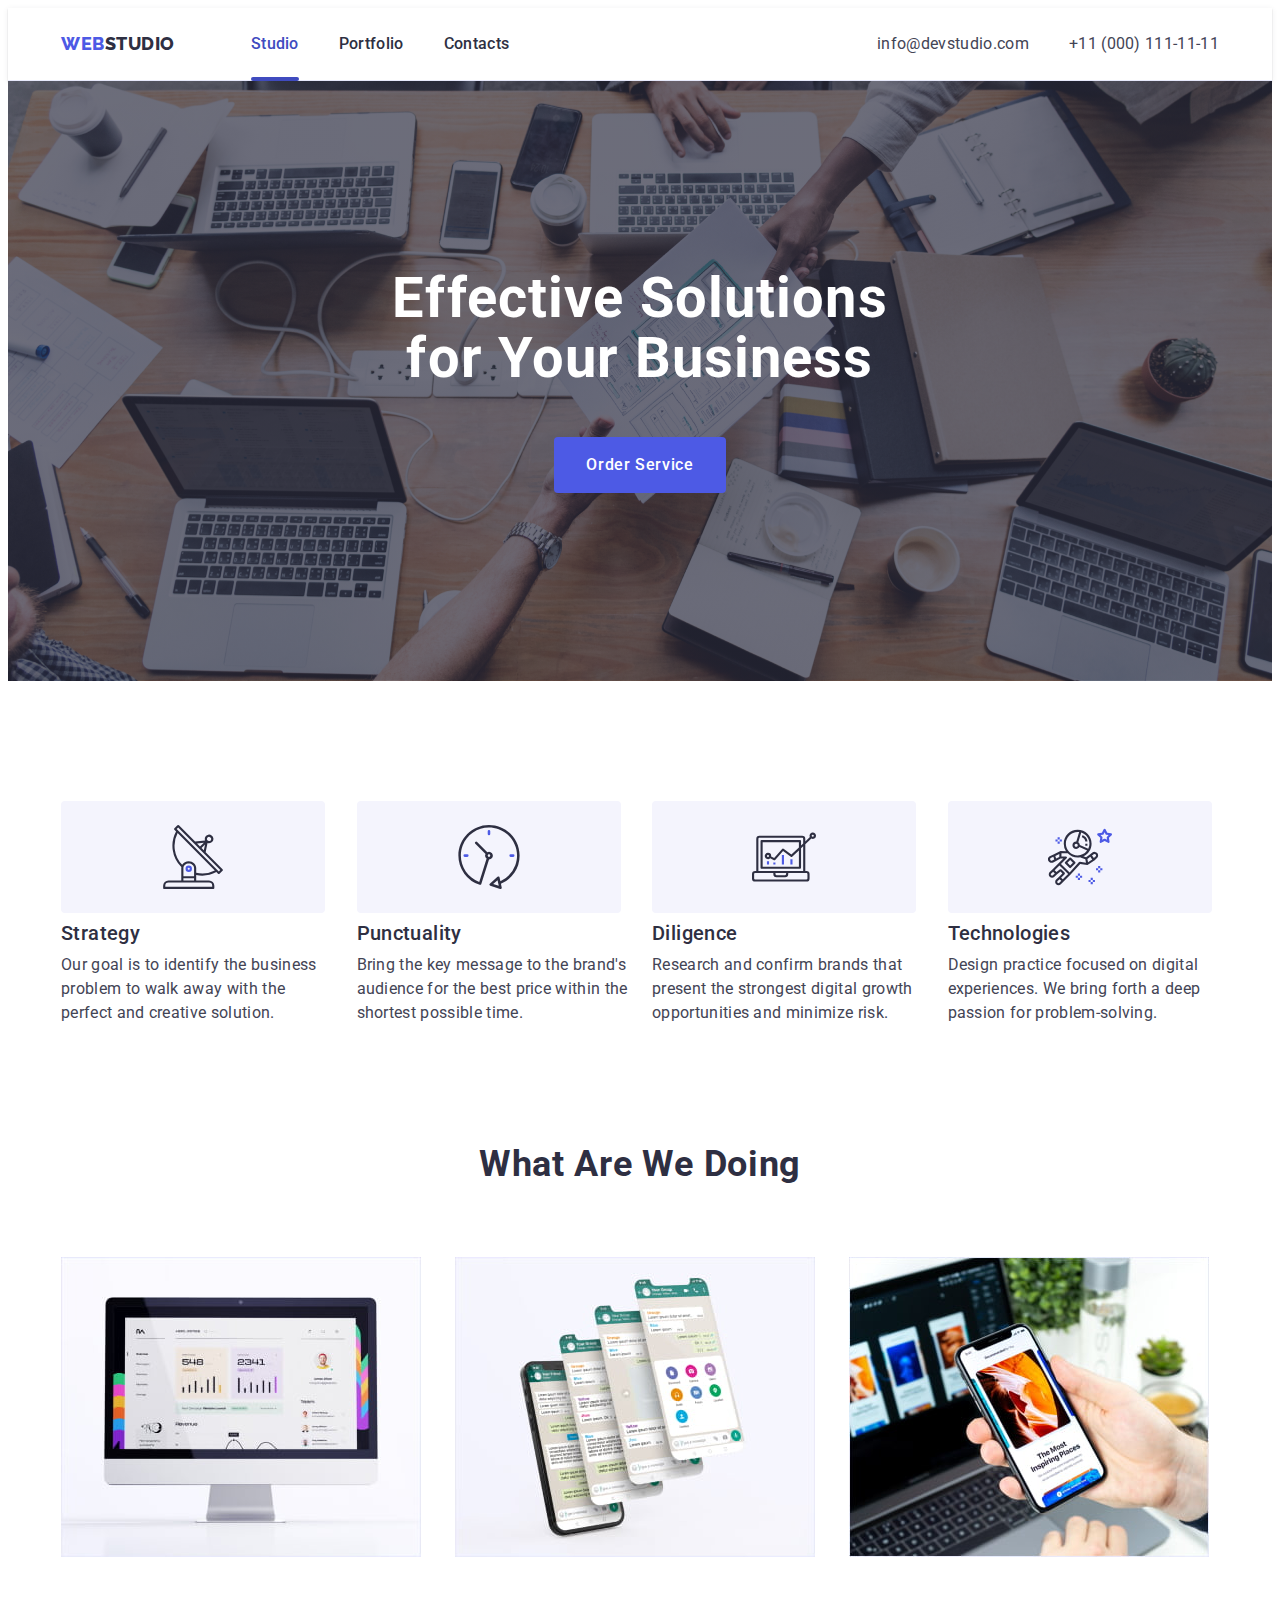
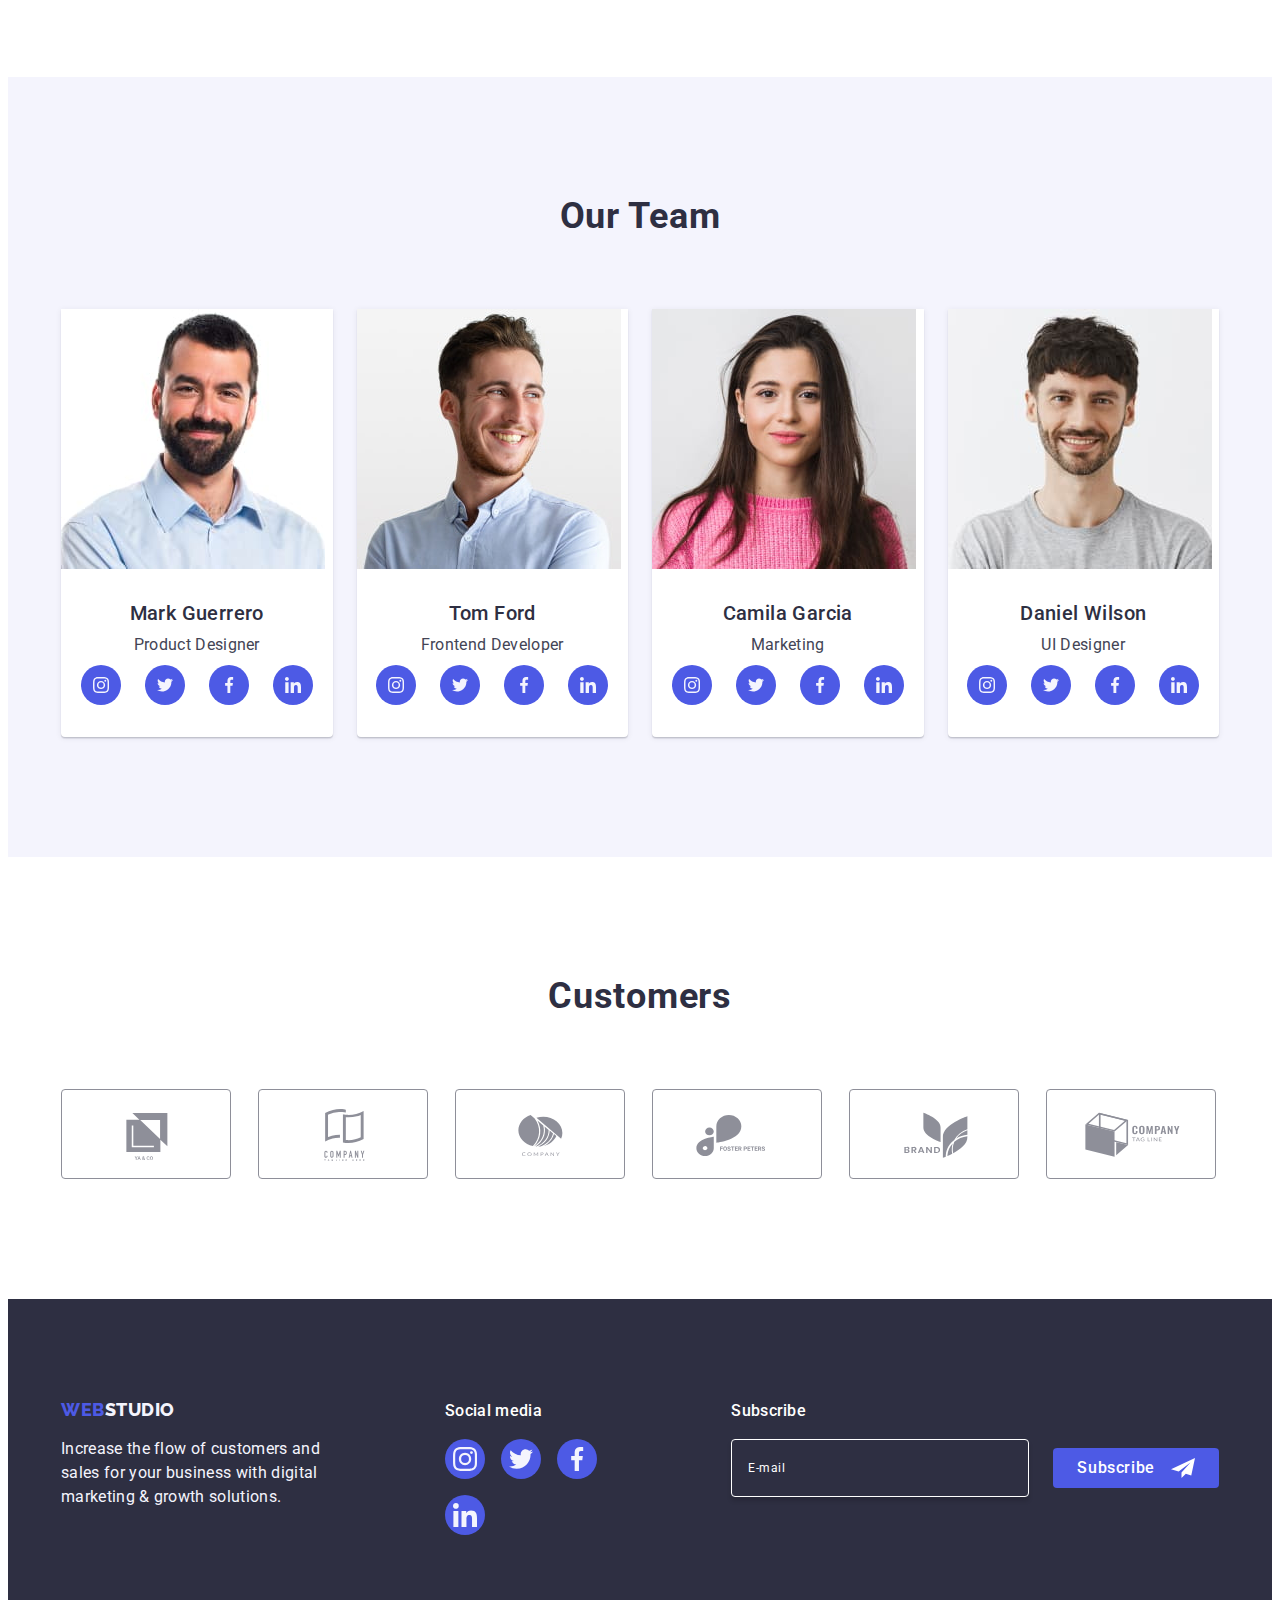
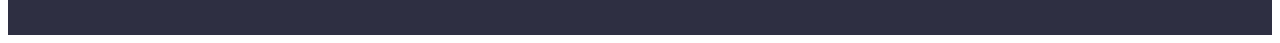
<file: index.html>
<!DOCTYPE html>
<html lang="en">
  <head>
    <meta charset="UTF-8" />
    <meta name="viewport" content="width=device-width, initial-scale=1.0" />
    <title lang="uk">Студія</title>
    <link
      rel="stylesheet"
      href="https://cdnjs.cloudflare.com/ajax/libs/modern-normalize/2.0.0/modern-normalize.min.css"
      integrity="sha512-4xo8blKMVCiXpTaLzQSLSw3KFOVPWhm/TRtuPVc4WG6kUgjH6J03IBuG7JZPkcWMxJ5huwaBpOpnwYElP/m6wg=="
      crossorigin="anonymous"
      referrerpolicy="no-referrer"
    />

    <link rel="preconnect" href="https://fonts.googleapis.com" />
    <link rel="preconnect" href="https://fonts.gstatic.com" crossorigin />
    <link
      href="https://fonts.googleapis.com/css2?family=Raleway:wght@800&family=Roboto:wght@400;500;700;900&display=swap"
      rel="stylesheet"
    />
    <link rel="stylesheet" href="./css/styles.css" />
  </head>
  <body>
    <!-- Header-section -->
    <header class="header">
      <div class="container header-container">
        <nav class="header-nav">
          <a class="link header-logo" href="./index.html"
            >Web<span class="header-accent">Studio</span></a
          >
          <ul class="list header-nav-list">
            <li class="header-nav-list-item">
              <a
                class="link header-nav-list-item-link current"
                href="./index.html"
                >Studio</a
              >
            </li>
            <li class="header-nav-list-item">
              <a class="link header-nav-list-item-link" href="./portfolio.html"
                >Portfolio</a
              >
            </li>
            <li class="header-nav-list-item">
              <a class="link header-nav-list-item-link" href="">Contacts</a>
            </li>
          </ul>
        </nav>
        <address class="header-address">
          <ul class="list header-address-list">
            <li class="header-address-list-item">
              <a
                class="link header-address-list-item-link"
                href="mailto:info@devstudio.com"
                >info@devstudio.com</a
              >
            </li>
            <li class="header-address-list-item">
              <a
                class="link header-address-list-item-link"
                href="tel:+110001111111"
                >+11 (000) 111-11-11</a
              >
            </li>
          </ul>
        </address>
      </div>
    </header>
    <main>
      <!-- Hero-section -->
      <section class="section hero-section">
        <div class="container hero-container">
          <h1 class="hero-section-title">
            Effective Solutions for Your Business
          </h1>
          <button class="hero-section-btn" data-modal-open type="button">
            Order Service
          </button>
        </div>
      </section>
      <!-- Advantages-section -->
      <section class="section advantages-section">
        <div class="container">
          <h2 class="visually-hidden">Advantages</h2>
          <ul class="list advantages-section-list card-set">
            <li class="advantages-section-list-item card-set-item">
              <div class="ad-logo-wrapper">
                <svg class="logo advantages-logo" width="64" height="64">
                  <use href="./images/icons.svg#icon-antenna-1"></use>
                </svg>
              </div>
              <h3 class="advantages-section-list-item-title">Strategy</h3>
              <p class="advantages-section-list-item-text">
                Our goal is to identify the business problem to walk away with
                the perfect and creative solution.
              </p>
            </li>
            <li class="advantages-section-list-item card-set-item">
              <div class="ad-logo-wrapper">
                <svg class="logo advantages-logo" width="64" height="64">
                  <use href="./images/icons.svg#icon-clock-1"></use>
                </svg>
              </div>
              <h3 class="advantages-section-list-item-title">Punctuality</h3>
              <p class="advantages-section-list-item-text">
                Bring the key message to the brand's audience for the best price
                within the shortest possible time.
              </p>
            </li>
            <li class="advantages-section-list-item card-set-item">
              <div class="ad-logo-wrapper">
                <svg class="logo advantages-logo" width="64" height="64">
                  <use href="./images/icons.svg#icon-diagram-1"></use>
                </svg>
              </div>
              <h3 class="advantages-section-list-item-title">Diligence</h3>
              <p class="advantages-section-list-item-text">
                Research and confirm brands that present the strongest digital
                growth opportunities and minimize risk.
              </p>
            </li>
            <li class="advantages-section-list-item card-set-item">
              <div class="ad-logo-wrapper">
                <svg class="logo advantages-logo" width="64" height="64">
                  <use href="./images/icons.svg#icon-astronaut-1"></use>
                </svg>
              </div>
              <h3 class="advantages-section-list-item-title">Technologies</h3>
              <p class="advantages-section-list-item-text">
                Design practice focused on digital experiences. We bring forth a
                deep passion for problem-solving.
              </p>
            </li>
          </ul>
        </div>
      </section>
      <!-- Offers-section -->
      <section class="section offers-section">
        <div class="container">
          <h2 class="offers-section-title">What are we doing</h2>
          <ul class="list offers-section-list card-set">
            <li class="offers-section-list-item card-set-item">
              <img
                class="offers-section-list-img"
                src="./images/services/img1.jpg"
                alt="Computer screen"
                width="360"
                height="300"
              />
            </li>
            <li class="offers-section-list-item card-set-item">
              <img
                class="offers-section-list-img"
                src="./images/services/img2.jpg"
                alt="Phone"
                width="360"
                height="300"
              />
            </li>
            <li class="offers-section-list-item card-set-item">
              <img
                class="offers-section-list-img"
                src="./images/services/img3.jpg"
                alt="Hand holding the phone with the
              laptop in the background"
                width="360"
                height="300"
              />
            </li>
          </ul>
        </div>
      </section>
      <!-- Team-section -->
      <section class="section team-section">
        <div class="container">
          <h2 class="team-section-title">Our Team</h2>
          <ul class="list team-section-list card-set">
            <li class="team-section-list-item card-set-item">
              <img
                class="team-section-list-img"
                src="./images/team/img.jpg"
                alt="Mark Guerrero"
                width="264"
                height="260"
              />
              <div class="team-wrapper">
                <h3 class="team-section-list-subtitle">Mark Guerrero</h3>
                <p class="team-section-list-text">Product Designer</p>
                <ul class="list team-logo-list card-set">
                  <li class="logo-box">
                    <a
                      class="team-socials-link link"
                      href="https://instagram.com"
                      target="_blank"
                      rel="noopener noreferrer"
                      aria-label="Instagram icon"
                    >
                      <svg class="logo team-logo" width="16" height="16">
                        <use
                          href="./images/icons.svg#icon-instagram-team"
                        ></use>
                      </svg>
                    </a>
                  </li>
                  <li class="logo-box">
                    <a
                      class="team-socials-link link"
                      href="https://twitter.com"
                      target="_blank"
                      rel="noopener noreferrer"
                      aria-label="Twitter icon"
                    >
                      <svg class="logo team-logo" width="16" height="16">
                        <use href="./images/icons.svg#icon-twitter-team"></use>
                      </svg>
                    </a>
                  </li>
                  <li class="logo-box">
                    <a
                      class="team-socials-link link"
                      href="https://facebook.com"
                      target="_blank"
                      rel="noopener noreferrer"
                      aria-label="Instagram icon"
                    >
                      <svg class="logo team-logo" width="16" height="16">
                        <use href="./images/icons.svg#icon-facebook-team"></use>
                      </svg>
                    </a>
                  </li>
                  <li class="logo-box">
                    <a
                      class="team-socials-link link"
                      href="https://linkedin.com"
                      target="_blank"
                      rel="noopener noreferrer"
                      aria-label="Instagram icon"
                    >
                      <svg class="logo team-logo" width="16" height="16">
                        <use href="./images/icons.svg#icon-linkedin-team"></use>
                      </svg>
                    </a>
                  </li>
                </ul>
              </div>
            </li>
            <li class="team-section-list-item card-set-item">
              <img
                class="team-section-list-img"
                src="./images/team/img-2.jpg"
                alt="Tom Ford"
                width="264"
                height="260"
              />
              <div class="team-wrapper">
                <h3 class="team-section-list-subtitle">Tom Ford</h3>
                <p class="team-section-list-text">Frontend Developer</p>
                <ul class="list team-logo-list card-set">
                  <li class="logo-box">
                    <a
                      class="team-socials-link link"
                      href="https://instagram.com"
                      target="_blank"
                      rel="noopener noreferrer"
                      aria-label="Instagram icon"
                    >
                      <svg class="logo team-logo" width="16" height="16">
                        <use
                          href="./images/icons.svg#icon-instagram-team"
                        ></use>
                      </svg>
                    </a>
                  </li>
                  <li class="logo-box">
                    <a
                      class="team-socials-link link"
                      href="https://twitter.com"
                      target="_blank"
                      rel="noopener noreferrer"
                      aria-label="Twitter icon"
                    >
                      <svg class="logo team-logo" width="16" height="16">
                        <use href="./images/icons.svg#icon-twitter-team"></use>
                      </svg>
                    </a>
                  </li>
                  <li class="logo-box">
                    <a
                      class="team-socials-link link"
                      href="https://facebook.com"
                      target="_blank"
                      rel="noopener noreferrer"
                      aria-label="Instagram icon"
                    >
                      <svg class="logo team-logo" width="16" height="16">
                        <use href="./images/icons.svg#icon-facebook-team"></use>
                      </svg>
                    </a>
                  </li>
                  <li class="logo-box">
                    <a
                      class="team-socials-link link"
                      href="https://linkedin.com"
                      target="_blank"
                      rel="noopener noreferrer"
                      aria-label="Instagram icon"
                    >
                      <svg class="logo team-logo" width="16" height="16">
                        <use href="./images/icons.svg#icon-linkedin-team"></use>
                      </svg>
                    </a>
                  </li>
                </ul>
              </div>
            </li>

            <li class="team-section-list-item card-set-item">
              <img
                class="team-section-list-img"
                src="./images/team/img-3.jpg"
                alt="Camila Garcia"
                width="264"
                height="260"
              />
              <div class="team-wrapper">
                <h3 class="team-section-list-subtitle">Camila Garcia</h3>
                <p class="team-section-list-text">Marketing</p>
                <ul class="list team-logo-list card-set">
                  <li class="logo-box">
                    <a
                      class="team-socials-link link"
                      href="https://instagram.com"
                      target="_blank"
                      rel="noopener noreferrer"
                      aria-label="Instagram icon"
                    >
                      <svg class="logo team-logo" width="16" height="16">
                        <use
                          href="./images/icons.svg#icon-instagram-team"
                        ></use>
                      </svg>
                    </a>
                  </li>
                  <li class="logo-box">
                    <a
                      class="team-socials-link link"
                      href="https://twitter.com"
                      target="_blank"
                      rel="noopener noreferrer"
                      aria-label="Twitter icon"
                    >
                      <svg class="logo team-logo" width="16" height="16">
                        <use href="./images/icons.svg#icon-twitter-team"></use>
                      </svg>
                    </a>
                  </li>
                  <li class="logo-box">
                    <a
                      class="team-socials-link link"
                      href="https://facebook.com"
                      target="_blank"
                      rel="noopener noreferrer"
                      aria-label="Instagram icon"
                    >
                      <svg class="logo team-logo" width="16" height="16">
                        <use href="./images/icons.svg#icon-facebook-team"></use>
                      </svg>
                    </a>
                  </li>
                  <li class="logo-box">
                    <a
                      class="team-socials-link link"
                      href="https://linkedin.com"
                      target="_blank"
                      rel="noopener noreferrer"
                      aria-label="Instagram icon"
                    >
                      <svg class="logo team-logo" width="16" height="16">
                        <use href="./images/icons.svg#icon-linkedin-team"></use>
                      </svg>
                    </a>
                  </li>
                </ul>
              </div>
            </li>

            <li class="team-section-list-item card-set-item">
              <img
                class="team-section-list-img"
                src="./images/team/img-4.jpg"
                alt="Daniel Wilson"
                width="264"
                height="260"
              />
              <div class="team-wrapper">
                <h3 class="team-section-list-subtitle">Daniel Wilson</h3>
                <p class="team-section-list-text">UI Designer</p>
                <ul class="list team-logo-list card-set">
                  <li class="logo-box">
                    <a
                      class="team-socials-link link"
                      href="https://instagram.com"
                      target="_blank"
                      rel="noopener noreferrer"
                      aria-label="Instagram icon"
                    >
                      <svg class="logo team-logo" width="16" height="16">
                        <use
                          href="./images/icons.svg#icon-instagram-team"
                        ></use>
                      </svg>
                    </a>
                  </li>
                  <li class="logo-box">
                    <a
                      class="team-socials-link link"
                      href="https://twitter.com"
                      target="_blank"
                      rel="noopener noreferrer"
                      aria-label="Twitter icon"
                    >
                      <svg class="logo team-logo" width="16" height="16">
                        <use href="./images/icons.svg#icon-twitter-team"></use>
                      </svg>
                    </a>
                  </li>
                  <li class="logo-box">
                    <a
                      class="team-socials-link link"
                      href="https://facebook.com"
                      target="_blank"
                      rel="noopener noreferrer"
                      aria-label="Instagram icon"
                    >
                      <svg class="logo team-logo" width="16" height="16">
                        <use href="./images/icons.svg#icon-facebook-team"></use>
                      </svg>
                    </a>
                  </li>
                  <li class="logo-box">
                    <a
                      class="team-socials-link link"
                      href="https://linkedin.com"
                      target="_blank"
                      rel="noopener noreferrer"
                      aria-label="Instagram icon"
                    >
                      <svg class="logo team-logo" width="16" height="16">
                        <use href="./images/icons.svg#icon-linkedin-team"></use>
                      </svg>
                    </a>
                  </li>
                </ul>
              </div>
            </li>
          </ul>
        </div>
      </section>
      <!-- Customers-section -->
      <section class="section customer-section">
        <div class="container">
          <h2 class="customer-section-title">Customers</h2>
          <ul class="list customer-section-list card-set">
            <li class="customer-section-list-item card-set-item">
              <a href="#" class="link customer-logo-link">
                <svg class="logo customer-logo" width="104" height="56">
                  <use href="./images/icons.svg#icon-logo"></use>
                </svg>
              </a>
            </li>
            <li class="customer-section-list-item card-set-item">
              <a href="#" class="link customer-logo-link">
                <svg class="logo customer-logo" width="104" height="56">
                  <use href="./images/icons.svg#icon-logo-1"></use>
                </svg>
              </a>
            </li>
            <li class="customer-section-list-item card-set-item">
              <a href="#" class="link customer-logo-link">
                <svg class="logo customer-logo" width="104" height="56">
                  <use href="./images/icons.svg#icon-logo-2"></use>
                </svg>
              </a>
            </li>
            <li class="customer-section-list-item card-set-item">
              <a href="#" class="link customer-logo-link">
                <svg class="logo customer-logo" width="104" height="56">
                  <use href="./images/icons.svg#icon-logo-3"></use>
                </svg>
              </a>
            </li>
            <li class="customer-section-list-item card-set-item">
              <a href="#" class="link customer-logo-link">
                <svg class="logo customer-logo" width="104" height="56">
                  <use href="./images/icons.svg#icon-logo-4"></use>
                </svg>
              </a>
            </li>
            <li class="customer-section-list-item card-set-item">
              <a href="#" class="link customer-logo-link">
                <svg class="logo customer-logo" width="104" height="56">
                  <use href="./images/icons.svg#icon-logo-5"></use>
                </svg>
              </a>
            </li>
          </ul>
        </div>
      </section>
    </main>
    <!-- Footer-section -->
    <footer class="footer">
      <div class="container footer-container">
        <div class="footer-text-container">
          <a class="link footer-logo" href="./index.html"
            >Web<span class="footer-accent">Studio</span></a
          >
          <p class="footer-text">
            Increase the flow of customers and sales for your business with
            digital marketing & growth solutions.
          </p>
        </div>
        <div class="footer-logo-container">
          <p class="footer-section-title">Social media</p>
          <ul class="list footer-section-list card-set">
            <li class="footer-logo-wrapper">
              <a
                class="team-socials-link footer-link link"
                href="https://instagram.com"
                target="_blank"
                rel="noopener noreferrer"
                aria-label="Instagram icon"
              >
                <svg class="logo footer-logo" width="24" height="24">
                  <use href="./images/icons.svg#icon-instagram-team"></use>
                </svg>
              </a>
            </li>
            <li class="footer-logo-wrapper">
              <a
                class="team-socials-link footer-link link"
                href="https://twitter.com"
                target="_blank"
                rel="noopener noreferrer"
                aria-label="Twitter icon"
              >
                <svg class="logo footer-logo" width="24" height="24">
                  <use href="./images/icons.svg#icon-twitter-team"></use>
                </svg>
              </a>
            </li>
            <li class="footer-logo-wrapper">
              <a
                class="team-socials-link footer-link link"
                href="https://facebook.com"
                target="_blank"
                rel="noopener noreferrer"
                aria-label="facebook icon"
              >
                <svg class="logo footer-logo" width="24" height="24">
                  <use href="./images/icons.svg#icon-facebook-team"></use>
                </svg>
              </a>
            </li>
            <li class="footer-logo-wrapper">
              <a
                class="team-socials-link footer-link link"
                href="https://linkedin.com"
                target="_blank"
                rel="noopener noreferrer"
                aria-label="
                        linkedin icon"
              >
                <svg class="logo footer-logo" width="24" height="24">
                  <use href="./images/icons.svg#icon-linkedin-team"></use>
                </svg>
              </a>
            </li>
          </ul>
        </div>
        <div class="footer-form-box">
          <p class="form-text">Subscribe</p>
          <form class="footer-form" name="subscribe_form">
            <label for="footer_email" class="footer-form-label">
              <input
                class="footer-form-input"
                type="email"
                placeholder="E-mail"
                name="subscribe-email"
                id="footer_email"
              />
            </label>
            <button type="submit" class="form-btn">
              Subscribe
              <svg class="plane" width="24" height="24">
                <use href="./images/icons.svg#plane"></use>
              </svg>
            </button>
          </form>
        </div>
      </div>
    </footer>
    <!-- Modal window -->
    <div class="backdrop is-hidden" data-modal>
      <div class="modal">
        <button class="modal-btn" type="button" data-modal-close>
          <svg class="modal-btn-icon" width="8" height="8">
            <use href="./images/icons.svg#icon-close-black-18dp-2-1"></use>
          </svg>
        </button>
        <p class="modal-caption">
          Leave your contacts and we will call you back
        </p>
        <form class="modal-form" name="rewiew_form">
          <div class="form-wrapper">
            <label class="modal-form-label" for="user-name">Name</label>
            <div class="modal-form-field">
              <input
                class="modal-form-input"
                type="text"
                name="user-name"
                id="user-name"
                required
                minlength="3"
                placeholder=" "
              />
              <svg class="modal-form-icon" width="18" height="24">
                <use href="./images/icons.svg#icon-person-black-18dp-1"></use>
              </svg>
            </div>
          </div>
          <div class="form-wrapper">
            <label class="modal-form-label" for="user_tel">Phone</label>
            <div class="modal-form-field">
              <input
                class="modal-form-input"
                type="tel"
                name="user_tel"
                id="user_tel"
                required
                minlength="12"
                maxlength="12"
                placeholder=" "
              />
              <svg class="modal-form-icon" width="18" height="24">
                <use href="./images/icons.svg#icon-phone-black-18dp-1"></use>
              </svg>
            </div>
          </div>
          <div class="form-wrapper">
            <label class="modal-form-label" for="user_email">Email</label>
            <div class="modal-form-field">
              <input
                class="modal-form-input"
                type="email"
                name="user_email"
                id="user_email"
                required
                placeholder=" "
              />
              <svg class="modal-form-icon" width="18" height="24">
                <use href="./images/icons.svg#icon-email-black-18dp-1"></use>
              </svg>
            </div>
          </div>
          <div class="form-wrapper comment-box">
            <label class="modal-form-label" for="user-comment">Comment</label>
            <textarea
              class="modal-form-comment"
              name="user-comment"
              id="user-comment"
              rows="7"
              placeholder="Text input"
              required
              minlength="5"
            ></textarea>
          </div>
          <div class="form-wrapper checkbox-wrapper">
            <input
              class="visually-hidden"
              type="checkbox"
              name="user-privacy"
              id="user-privacy"
              value="true"
            />
            <label class="modal-form-agreement" for="user-privacy">
              <span class="agreement-checkbox">
                <svg class="agreement-checkbox-icon" width="10" height="8">
                  <use href="./images/icons.svg#icon-check-2"></use>
                </svg>
              </span>
              I accept the terms and conditions of the
              <a
                class="modal-form-link"
                href=""
                target="_blank"
                rel="noopener no-referrer"
                >Privacy Policy</a
              >
            </label>
          </div>
          <button class="hero-section-btn" type="submit">Send</button>
        </form>
      </div>
    </div>
    <script src="./js/modal.js"></script>
    <!-- <script src="./js/form.js"></script> -->
  </body>
</html>
</file>
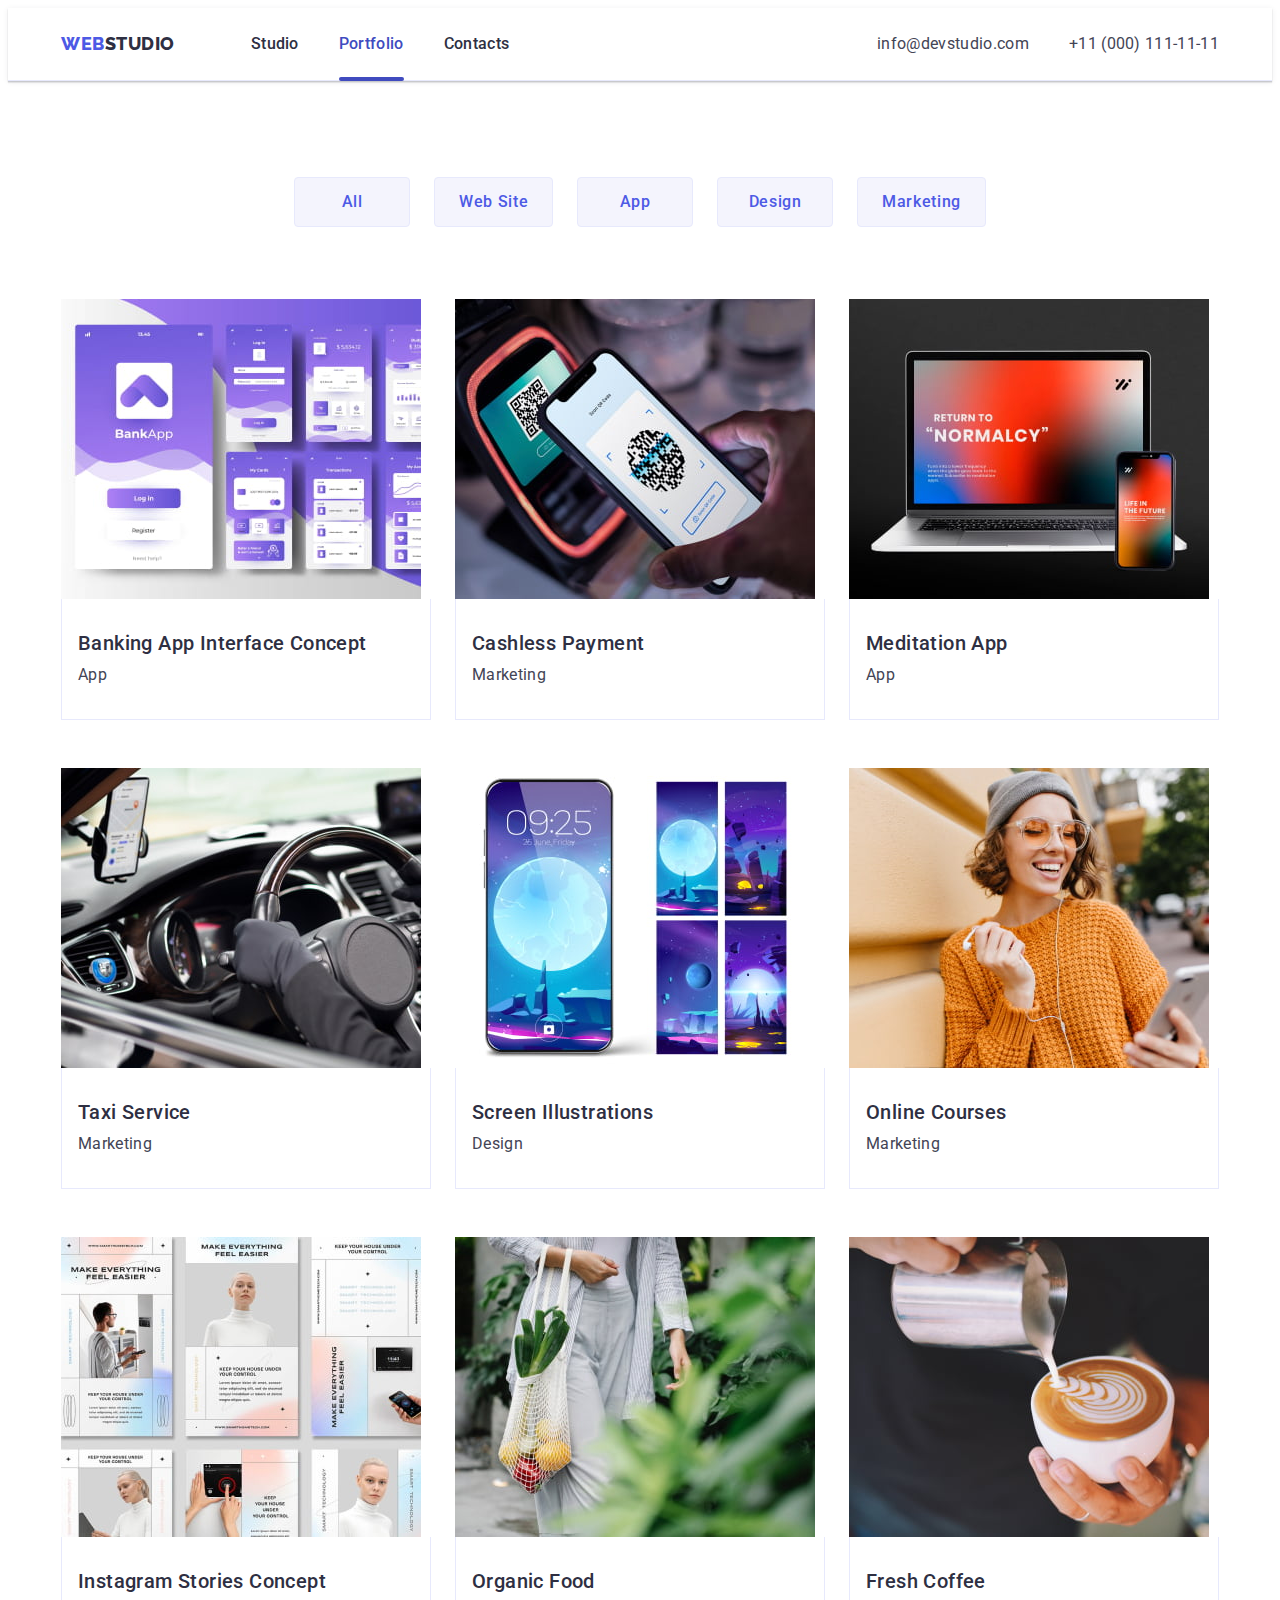
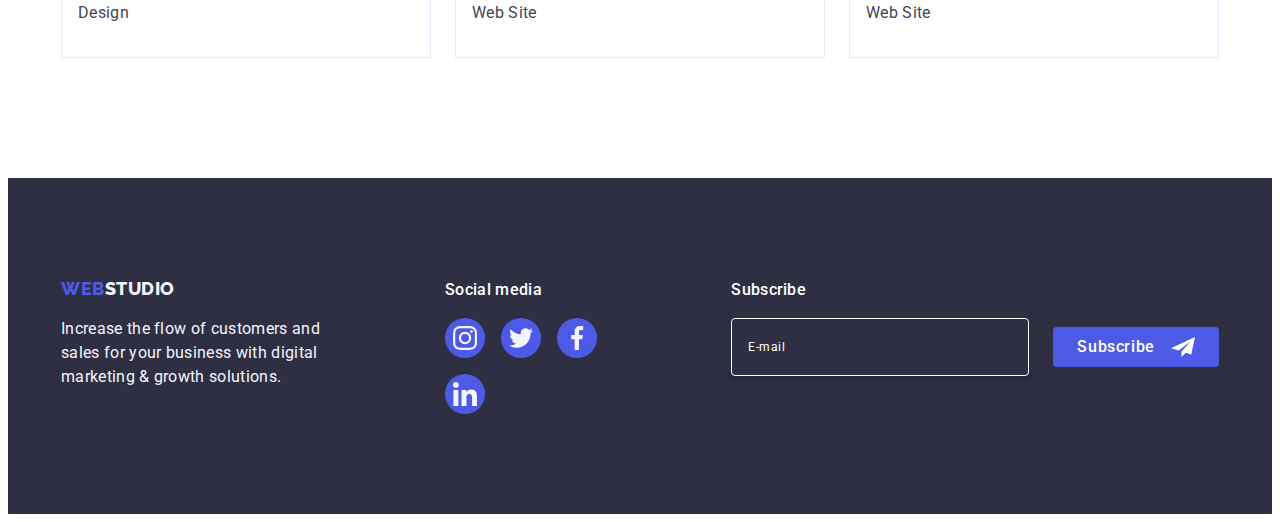
<file: portfolio.html>
<!DOCTYPE html>
<html lang="en">
  <head>
    <meta charset="UTF-8" />
    <meta name="viewport" content="width=device-width, initial-scale=1.0" />
    <title lang="uk">Портфоліо</title>
    <link
      rel="stylesheet"
      href="https://cdnjs.cloudflare.com/ajax/libs/modern-normalize/2.0.0/modern-normalize.min.css"
      integrity="sha512-4xo8blKMVCiXpTaLzQSLSw3KFOVPWhm/TRtuPVc4WG6kUgjH6J03IBuG7JZPkcWMxJ5huwaBpOpnwYElP/m6wg=="
      crossorigin="anonymous"
      referrerpolicy="no-referrer"
    />
    <link rel="preconnect" href="https://fonts.googleapis.com" />
    <link rel="preconnect" href="https://fonts.gstatic.com" crossorigin />
    <link
      href="https://fonts.googleapis.com/css2?family=Raleway:wght@800&family=Roboto:wght@400;500;700;900&display=swap"
      rel="stylesheet"
    />
    <link rel="stylesheet" href="./css/styles.css" />
  </head>
  <body>
    <!-- Header -->
    <header class="header">
      <div class="container header-container">
        <nav class="header-nav">
          <a class="link header-logo" href="./index.html"
            >Web<span class="header-accent">Studio</span></a
          >
          <ul class="list header-nav-list">
            <li class="header-nav-list-item">
              <a class="link header-nav-list-item-link" href="./index.html"
                >Studio</a
              >
            </li>
            <li class="header-nav-list-item current">
              <a
                class="link header-nav-list-item-link current"
                href="./portfolio.html"
                >Portfolio</a
              >
            </li>
            <li class="header-nav-list-item">
              <a class="link header-nav-list-item-link" href="">Contacts</a>
            </li>
          </ul>
        </nav>
        <address class="header-address">
          <ul class="list header-address-list">
            <li class="header-address-list-item">
              <a
                class="link header-address-list-item-link"
                href="mailto:info@devstudio.com"
                >info@devstudio.com</a
              >
            </li>
            <li class="header-address-list-item">
              <a
                class="link header-address-list-item-link"
                href="tel:+110001111111"
                >+11 (000) 111-11-11</a
              >
            </li>
          </ul>
        </address>
      </div>
    </header>
    <!-- Main -->
    <main>
      <section class="section portfolio-section">
        <div class="container">
          <h1 class="section-title visually-hidden">Features we offer</h1>
          <ul class="list btn-list">
            <li class="btn-list-item">
              <button class="btn" type="button">All</button>
            </li>
            <li class="btn-list-item">
              <button class="btn" type="button">Web Site</button>
            </li>
            <li class="btn-list-item">
              <button class="btn" type="button">App</button>
            </li>
            <li class="btn-list-item">
              <button class="btn" type="button">Design</button>
            </li>
            <li class="btn-list-item">
              <button class="btn" type="button">Marketing</button>
            </li>
          </ul>
          <ul class="list section-list card-set">
            <li class="section-list-item card-set-item">
              <a class="link section-list-link" href="#"
                ><div class="item-box">
                  <img
                    class="section-link-img"
                    src="./images/portfolio-images/img.jpg"
                    alt="Banking app interface concept"
                    width="360"
                    height="300"
                  />

                  <p class="overlay-text">
                    - 14 Stylish and User-Friendly App Design Concepts · Task
                    Manager App · Calorie Tracker App · Exotic Fruit Ecommerce
                    App · Cloud Storage App
                  </p>
                </div>
                <div class="portfolio-box">
                  <h2 class="section-list-link-title">
                    Banking App Interface Concept
                  </h2>
                  <p class="section-list-link-text">App</p>
                </div>
              </a>
            </li>
            <li class="section-list-item card-set-item">
              <a class="link section-list-link" href="#">
                <div class="item-box">
                  <img
                    class="section-link-img"
                    src="./images/portfolio-images/img2.jpg"
                    alt="Cashless payment"
                    width="360"
                    height="300"
                  />

                  <p class="overlay-text">
                    14 Stylish and User-Friendly App Design Concepts · Task
                    Manager App · Calorie Tracker App · Exotic Fruit Ecommerce
                    App · Cloud Storage App
                  </p>
                </div>

                <div class="portfolio-box">
                  <h2 class="section-list-link-title">Cashless Payment</h2>
                  <p class="section-list-link-text">Marketing</p>
                </div>
              </a>
            </li>
            <li class="section-list-item card-set-item">
              <a class="link section-list-link" href="#">
                <div class="item-box">
                  <img
                    class="section-link-img"
                    src="./images/portfolio-images/img3.jpg"
                    alt="Meditation app"
                    width="360"
                    height="300"
                  />

                  <p class="overlay-text">
                    14 Stylish and User-Friendly App Design Concepts · Task
                    Manager App · Calorie Tracker App · Exotic Fruit Ecommerce
                    App · Cloud Storage App
                  </p>
                </div>
                <div class="portfolio-box">
                  <h2 class="section-list-link-title">Meditation App</h2>
                  <p class="section-list-link-text">App</p>
                </div>
              </a>
            </li>
            <li class="section-list-item card-set-item">
              <a class="link section-list-link" href="#">
                <div class="item-box">
                  <img
                    class="section-link-img"
                    src="./images/portfolio-images/img4.jpg"
                    alt="Taxi Service"
                    width="360"
                    height="300"
                  />

                  <p class="overlay-text">
                    14 Stylish and User-Friendly App Design Concepts · Task
                    Manager App · Calorie Tracker App · Exotic Fruit Ecommerce
                    App · Cloud Storage App
                  </p>
                </div>
                <div class="portfolio-box">
                  <h2 class="section-list-link-title">Taxi Service</h2>
                  <p class="section-list-link-text">Marketing</p>
                </div>
              </a>
            </li>
            <li class="section-list-item card-set-item">
              <a class="link section-list-link" href="#">
                <div class="item-box">
                  <img
                    class="section-link-img"
                    src="./images/portfolio-images/img5.jpg"
                    alt="Screen illustrations"
                    width="360"
                    height="300"
                  />

                  <p class="overlay-text">
                    14 Stylish and User-Friendly App Design Concepts · Task
                    Manager App · Calorie Tracker App · Exotic Fruit Ecommerce
                    App · Cloud Storage App
                  </p>
                </div>
                <div class="portfolio-box">
                  <h2 class="section-list-link-title">Screen Illustrations</h2>
                  <p class="section-list-link-text">Design</p>
                </div>
              </a>
            </li>
            <li class="section-list-item card-set-item">
              <a class="link section-list-link" href="#">
                <div class="item-box">
                  <img
                    class="section-link-img"
                    src="./images/portfolio-images/img6.jpg"
                    alt="Online courses"
                    width="360"
                    height="300"
                  />

                  <p class="overlay-text">
                    14 Stylish and User-Friendly App Design Concepts · Task
                    Manager App · Calorie Tracker App · Exotic Fruit Ecommerce
                    App · Cloud Storage App
                  </p>
                </div>
                <div class="portfolio-box">
                  <h2 class="section-list-link-title">Online Courses</h2>
                  <p class="section-list-link-text">Marketing</p>
                </div>
              </a>
            </li>
            <li class="section-list-item card-set-item">
              <a class="link section-list-link" href="#">
                <div class="item-box">
                  <img
                    class="section-link-img"
                    src="./images/portfolio-images/img7.jpg"
                    alt="Instagram stories concept"
                    width="360"
                    height="300"
                  />

                  <p class="overlay-text">
                    14 Stylish and User-Friendly App Design Concepts · Task
                    Manager App · Calorie Tracker App · Exotic Fruit Ecommerce
                    App · Cloud Storage App
                  </p>
                </div>
                <div class="portfolio-box">
                  <h2 class="section-list-link-title">
                    Instagram Stories Concept
                  </h2>
                  <p class="section-list-link-text">Design</p>
                </div>
              </a>
            </li>
            <li class="section-list-item card-set-item">
              <a class="link section-list-link" href="#">
                <div class="item-box">
                  <img
                    class="section-link-img"
                    src="./images/portfolio-images/img8.jpg"
                    alt="Organic food"
                    width="360"
                    height="300"
                  />

                  <p class="overlay-text">
                    14 Stylish and User-Friendly App Design Concepts · Task
                    Manager App · Calorie Tracker App · Exotic Fruit Ecommerce
                    App · Cloud Storage App
                  </p>
                </div>
                <div class="portfolio-box">
                  <h2 class="section-list-link-title">Organic Food</h2>
                  <p class="section-list-link-text">Web Site</p>
                </div>
              </a>
            </li>
            <li class="section-list-item card-set-item">
              <a class="link section-list-link" href="#">
                <div class="item-box">
                  <img
                    class="section-link-img"
                    src="./images/portfolio-images/img9.jpg"
                    alt="Fresh coffee"
                    width="360"
                    height="300"
                  />

                  <p class="overlay-text">
                    14 Stylish and User-Friendly App Design Concepts · Task
                    Manager App · Calorie Tracker App · Exotic Fruit Ecommerce
                    App · Cloud Storage App
                  </p>
                </div>
                <div class="portfolio-box">
                  <h2 class="section-list-link-title">Fresh Coffee</h2>
                  <p class="section-list-link-text">Web Site</p>
                </div>
              </a>
            </li>
          </ul>
        </div>
      </section>
    </main>
    <!-- Footer-section -->
    <footer class="footer">
      <div class="container footer-container">
        <div class="footer-text-container">
          <a class="link footer-logo" href="./index.html"
            >Web<span class="footer-accent">Studio</span></a
          >
          <p class="footer-text">
            Increase the flow of customers and sales for your business with
            digital marketing & growth solutions.
          </p>
        </div>
        <div class="footer-logo-container">
          <p class="footer-section-title">Social media</p>
          <ul class="list footer-section-list card-set">
            <li class="footer-logo-wrapper">
              <a
                class="team-socials-link footer-link link"
                href="https://instagram.com"
                target="_blank"
                rel="noopener noreferrer"
                aria-label="Instagram icon"
              >
                <svg class="logo footer-logo" width="24" height="24">
                  <use href="./images/icons.svg#icon-instagram-team"></use>
                </svg>
              </a>
            </li>
            <li class="footer-logo-wrapper">
              <a
                class="team-socials-link footer-link link"
                href="https://twitter.com"
                target="_blank"
                rel="noopener noreferrer"
                aria-label="Twitter icon"
              >
                <svg class="logo footer-logo" width="24" height="24">
                  <use href="./images/icons.svg#icon-twitter-team"></use>
                </svg>
              </a>
            </li>
            <li class="footer-logo-wrapper">
              <a
                class="team-socials-link footer-link link"
                href="https://facebook.com"
                target="_blank"
                rel="noopener noreferrer"
                aria-label="facebook icon"
              >
                <svg class="logo footer-logo" width="24" height="24">
                  <use href="./images/icons.svg#icon-facebook-team"></use>
                </svg>
              </a>
            </li>
            <li class="footer-logo-wrapper">
              <a
                class="team-socials-link footer-link link"
                href="https://linkedin.com"
                target="_blank"
                rel="noopener noreferrer"
                aria-label="
                        linkedin icon"
              >
                <svg class="logo footer-logo" width="24" height="24">
                  <use href="./images/icons.svg#icon-linkedin-team"></use>
                </svg>
              </a>
            </li>
          </ul>
        </div>
        <div class="footer-form-box">
          <p class="form-text">Subscribe</p>
          <form class="footer-form" name="subscribe_form">
            <label for="footer_email" class="footer-form-label">
              <input
                class="footer-form-input"
                type="email"
                placeholder="E-mail"
                name="subscribe-email"
                id="footer_email"
              />
            </label>
            <button type="submit" class="form-btn">
              Subscribe
              <svg class="plane" width="24" height="24">
                <use href="./images/icons.svg#plane"></use>
              </svg>
            </button>
          </form>
        </div>
      </div>
    </footer>
    <!-- Modal window -->
    <div class="backdrop is-hidden" data-modal>
      <div class="modal">
        <button class="modal-btn" type="button" data-modal-close>
          <svg class="modal-btn-icon" width="8" height="8">
            <use href="./images/icons.svg#icon-close-black-18dp-2-1"></use>
          </svg>
        </button>
        <p class="modal-caption">
          Leave your contacts and we will call you back
        </p>
        <form class="modal-form" name="rewiew_form">
          <div class="form-wrapper">
            <label class="modal-form-label" for="user-name">Name</label>
            <div class="modal-form-field">
              <input
                class="modal-form-input"
                type="text"
                name="user-name"
                id="user-name"
                required
                minlength="3"
                placeholder=" "
              />
              <svg class="modal-form-icon" width="18" height="24">
                <use href="./images/icons.svg#icon-person-black-18dp-1"></use>
              </svg>
            </div>
          </div>
          <div class="form-wrapper">
            <label class="modal-form-label" for="user_tel">Phone</label>
            <div class="modal-form-field">
              <input
                class="modal-form-input"
                type="tel"
                name="user_tel"
                id="user_tel"
                required
                minlength="12"
                maxlength="12"
                placeholder=" "
              />
              <svg class="modal-form-icon" width="18" height="24">
                <use href="./images/icons.svg#icon-phone-black-18dp-1"></use>
              </svg>
            </div>
          </div>
          <div class="form-wrapper">
            <label class="modal-form-label" for="user_email">Email</label>
            <div class="modal-form-field">
              <input
                class="modal-form-input"
                type="email"
                name="user_email"
                id="user_email"
                required
                placeholder=" "
              />
              <svg class="modal-form-icon" width="18" height="24">
                <use href="./images/icons.svg#icon-email-black-18dp-1"></use>
              </svg>
            </div>
          </div>
          <div class="form-wrapper comment-box">
            <label class="modal-form-label" for="user-comment">Comment</label>
            <textarea
              class="modal-form-comment"
              name="user-comment"
              id="user-comment"
              rows="7"
              placeholder="Text input"
              required
              minlength="5"
            ></textarea>
          </div>
          <div class="form-wrapper checkbox-wrapper">
            <input
              class="visually-hidden"
              type="checkbox"
              name="user-privacy"
              id="user-privacy"
              value="true"
            />
            <label class="modal-form-agreement" for="user-privacy">
              <span class="agreement-checkbox">
                <svg class="agreement-checkbox-icon" width="10" height="8">
                  <use href="./images/icons.svg#icon-check-2"></use>
                </svg>
              </span>
              I accept the terms and conditions of the
              <a
                class="modal-form-link"
                href=""
                target="_blank"
                rel="noopener no-referrer"
                >Privacy Policy</a
              >
            </label>
          </div>
          <button class="hero-section-btn" type="submit">Send</button>
        </form>
      </div>
    </div>
    <script src="./js/modal.js"></script>
    <!-- <script src="./js/form.js"></script> -->
  </body>
</html>
</file>
<file: css/styles.css>
:root {
  --brand-color: #4d5ae5;
  --navyblue: #2e2f42;
  --bcg: #fff;
  --body-text: #434455;
  --pressed-state: #404bbf;
  --footer-light: #f4f4fd;
  --cornflower: #e7e9fc;
  --indent: 24px;
  --items: 3;
  --light-slate: #8e8f99;
  --ocean: #404bbf;
  --green: #31d0aa;
  --navyblue-modal: rgba(46, 47, 66, 0.4);
  --dairy: #fcfcfc;
}

/**
  |============================
  | Global-styles
  |============================
*/
body {
  font-family: Roboto, sans-serif;
  color: var(--body-text);
  background-color: var(--bcg);
}
.link {
  text-decoration: none;
}
.container {
  width: 1158px;
  padding-left: 15px;
  padding-right: 15px;
  margin-left: auto;
  margin-right: auto;
}
.visually-hidden {
  position: absolute;
  width: 1px;
  height: 1px;
  margin: -1px;
  border: 0;
  padding: 0;
  white-space: nowrap;
  clip-path: inset(100%);
  clip: rect(0 0 0 0);
  overflow: hidden;
}
.section {
}

/**
  |============================
  | reset
  |============================
*/
h1,
h2,
h3,
h4,
h5,
h6,
p {
  margin: 0;
}
.list {
  list-style-type: none;
  padding: 0;
  margin: 0;
}
img {
  display: block;
  max-width: 100%;
  height: auto;
}
/* card set */
.card-set {
  display: flex;
  flex-wrap: wrap;
  gap: 24px;
}
.card-set-item {
  flex-basis: calc((100% - var(--indent) * (var(--items) - 1)) / var(--items));
}
.visually-hidden {
  position: absolute;
  width: 1px;
  height: 1px;
  margin: -1px;
  border: 0;
  padding: 0;
  white-space: nowrap;
  clip-path: inset(100%);
  clip: rect(0 0 0 0);
  overflow: hidden;
}
/**
  |============================
  | Studio
  |============================
*/
/**
  |============================
  | Header-styles
  |============================
*/
.header {
  border-bottom: 1px solid var(--cornflower);
  box-shadow: 0px 1px 6px 0px rgba(46, 47, 66, 0.08),
    0px 1px 1px 0px rgba(46, 47, 66, 0.16),
    0px 2px 1px 0px rgba(46, 47, 66, 0.08);
}
.header-container {
  display: flex;
  justify-content: space-between;
  align-items: center;
}
.header-nav {
  display: flex;
  align-items: center;
}
.header-logo {
  color: var(--brand-color);
  font-size: 18px;
  font-weight: 800;
  font-family: Raleway, sans-serif;
  text-transform: uppercase;
  line-height: 1.17;
  letter-spacing: 0.03em;
  margin-right: 76px;
}
.header-nav-list {
  display: flex;
  gap: 40px;
}
.header-accent {
  color: var(--navyblue);
}
.header-nav-list-item-link {
  color: var(--navyblue);
  font-size: 16px;
  font-weight: 500;
  font-family: Roboto, sans-serif;
  line-height: 1.5;
  letter-spacing: 0.02em;
  display: block;
  padding-top: 24px;
  padding-bottom: 24px;
  position: relative;

  transition: color 250ms cubic-bezier(0.4, 0, 0.2, 1);
}
.header-nav-list-item-link.current {
  color: var(--ocean);
}
.header-nav-list-item-link.current::after {
  content: '';
  display: block;
  width: 100%;
  height: 4px;
  background-color: #404bbf;
  border-radius: 2px;
  position: absolute;
  left: 0;
  bottom: -1px;
}
.header-nav-list-item-link:hover::after,
.header-nav-list-item-link:focus::after {
  content: '';
  display: block;
  width: 100%;
  height: 4px;
  background-color: #404bbf;
  border-radius: 2px;
  position: absolute;
  bottom: -1px;
  left: 0;
}
.header-nav-list-item-link:hover,
.header-nav-list-item-link:focus {
  color: var(--pressed-state);
}

.header-address {
  font-style: normal;
}
.header-address-list {
  display: flex;
  gap: 40px;
}

.header-address-list-item-link {
  color: var(--body-text);
  font-size: 16px;
  font-weight: 400;
  font-family: Roboto, sans-serif;
  line-height: 1.5;
  letter-spacing: 0.02em;
  font-style: normal;
  transition: color 250ms cubic-bezier(0.4, 0, 0.2, 1);
}
.header-address-list-item-link:hover,
.header-address-list-item-link:focus {
  color: var(--pressed-state);
}
/**
  |============================
  | Hero-styles
  |============================
*/
.hero-section {
  max-width: 1440px;
  background-color: var(--navyblue);
  background-image: linear-gradient(
      rgba(46, 47, 66, 0.7),
      rgba(46, 47, 66, 0.7)
    ),
    url(../images/hero/img-1.jpg);
  background-repeat: no-repeat;
  margin: 0 auto;
  background-position: center;
  background-size: cover;
  padding-top: 188px;
  padding-bottom: 188px;
}
.hero-container {
}
.hero-section-title {
  color: var(--bcg);
  font-size: 56px;
  font-weight: 700;
  line-height: 1.07;
  letter-spacing: 0.02em;
  text-align: center;
  max-width: 496px;
  margin: 0 auto;
  margin-bottom: 48px;
}
.hero-section-btn {
  color: var(--bcg);
  font-size: 16px;
  font-weight: 500;
  line-height: 1.5;
  letter-spacing: 0.04em;
  font-family: Roboto, sans-serif;
  background-color: var(--brand-color);
  text-align: center;
  cursor: pointer;
  padding: 16px 32px;
  display: block;
  margin: 0 auto;

  border: none;
  border-radius: 4px;
  min-width: 169px;
  min-height: 56px;
  transition: background-color 250ms cubic-bezier(0.4, 0, 0.2, 1);
}
.hero-section-btn:hover,
.hero-section-btn:focus {
  background-color: var(--pressed-state);
}
/**
  |============================
  | Advantages-styles
  |============================
*/
.ad-logo-wrapper {
  display: flex;
  justify-content: center;
  align-items: center;
  width: 264px;
  height: 112px;
  border-radius: 4px;
  background: var(--footer-light);
  margin-bottom: 8px;
}
.advantages-section {
  background-color: var(--bcg);
  padding-top: 120px;
  padding-bottom: 120px;
}
.advantages-section-list {
  --items: 4;
}
.advantages-section-list-item-title {
  color: var(--navyblue);
  font-size: 20px;
  font-weight: 500;
  line-height: 1.2;
  letter-spacing: 0.02em;
  margin-bottom: 8px;
}
.advantages-section-list-item-text {
  font-size: 16px;
  font-weight: 400;
  line-height: 1.5;
  letter-spacing: 0.02em;
}
/**
  |============================
  | Offers-styles
  |============================
*/
.offers-section {
  padding-bottom: 120px;
}

.offers-section-title {
  font-size: 36px;
  font-weight: 700;
  text-align: center;
  text-transform: capitalize;
  line-height: 1.11;
  letter-spacing: 0.02em;
  color: var(--navyblue);

  margin-bottom: 72px;
}
/**
  |============================
  |  Team-styles
  |============================
*/

.team-section {
  background-color: var(--footer-light);
  padding-bottom: 120px;
  padding-top: 120px;
  --items: 4;
}

.team-section-title {
  font-size: 36px;
  font-weight: 700;
  text-align: center;
  text-transform: capitalize;
  line-height: 1.11;
  letter-spacing: 0.02em;
  color: var(--navyblue);

  margin: 0 auto;
  margin-bottom: 72px;
}
.team-section-list {
  text-align: center;
}
.team-section-list-item {
  background-color: var(--bcg);
  border-radius: 0px 0px 4px 4px;
  box-shadow: 0px 2px 1px 0px rgba(46, 47, 66, 0.08),
    0px 1px 1px 0px rgba(46, 47, 66, 0.16),
    0px 1px 6px 0px rgba(46, 47, 66, 0.08);
}
.team-section-list-img {
}
.team-wrapper {
  padding: 32px 0;
}
.team-section-list-subtitle {
  color: var(--navyblue);
  font-size: 20px;
  font-weight: 500;
  line-height: 1.2;
  letter-spacing: 0.02em;

  margin-bottom: 8px;
}
.team-section-list-text {
  font-size: 16px;
  font-weight: 400;
  line-height: 1.5;
  letter-spacing: 0.02em;
  margin-bottom: 8px;
}
.team-logo-list {
  display: flex;
  justify-content: center;
  align-items: center;
  gap: 24px;
  --items: 4;
}
.team-socials-link {
  width: 40px;
  height: 40px;
  display: flex;
  justify-content: center;
  align-items: center;
  background-color: var(--brand-color);
  border-radius: 50%;
  transition: background-color 250ms cubic-bezier(0.4, 0, 0.2, 1);
}
.team-socials-link:hover,
.team-socials-link:focus {
  background-color: var(--ocean);
}
.logo {
  fill: var(--footer-light);
}
/**
  |============================
  | Customers-section
  |============================
*/
.customer-section {
  --items: 6;
  padding-top: 120px;
  padding-bottom: 120px;
}
.customer-section-title {
  text-align: center;

  font-size: 36px;

  font-weight: 700;
  line-height: 1.11;
  letter-spacing: 0.02em;
  text-transform: capitalize;

  color: var(--navyblue);
  margin-bottom: 72px;
}
.customer-section-list-item {
}
.customer-logo-link {
  display: flex;
  justify-content: center;
  align-items: center;
  width: 168px;
  height: 88px;
  color: var(--light-slate);
  border-radius: 4px;
  border: 1px solid var(--light-slate);
  transition: border-color 250ms cubic-bezier(0.4, 0, 0.2, 1),
    color 250ms cubic-bezier(0.4, 0, 0.2, 1);
}
.customer-logo-link:hover,
.customer-logo-link:focus,
.customer-logo-link:active .customer-logo {
  color: #404bbf;
  border-color: #404bbf;
}
.customer-logo {
  fill: currentColor;
}

/**
  |============================
  | Footer-styles
  |============================
*/
.footer {
  background-color: var(--navyblue);
  padding-top: 100px;
  padding-bottom: 100px;
}

.footer-logo {
  color: var(--brand-color);
  font-size: 18px;
  font-weight: 800;
  font-family: Raleway, sans-serif;
  text-transform: uppercase;
  line-height: 1.17;
  letter-spacing: 0.03em;
  display: block;
}
.footer-accent {
  color: var(--footer-light);
}
.footer-text {
  font-size: 16px;
  font-weight: 400;
  line-height: 1.5;
  letter-spacing: 0.02em;
  color: var(--footer-light);
  width: 264px;
  margin-top: 17.5px;
}
.footer-section-title {
  font-weight: 500;
  font-size: 16px;
  line-height: 1.5;

  letter-spacing: 0.02em;
  color: var(--bcg);
  margin-bottom: 16px;
}
.footer-container {
  display: flex;
  align-items: baseline;
}

.footer-link:hover,
.footer-link:focus {
  background-color: var(--green);
}
.footer-text-container {
  margin-right: 120px;
}
.footer-section-list {
  gap: 16px;
}

/**
  |============================
  | Portfolio
  |============================
*/
/**
  |============================
  | Section-styles
  |============================
*/
.portfolio-section {
  padding-top: 96px;
  padding-bottom: 120px;
}
.btn-list {
  display: flex;
  flex-wrap: nowrap;
  justify-content: center;
  gap: 24px;
  margin-bottom: 72px;
}
.btn-list-item {
}
.section-list {
  column-gap: 24px;
  row-gap: 48px;
}
.btn {
  background-color: var(--footer-light);
  color: var(--brand-color);
  font-size: 16px;
  font-weight: 500;
  text-align: center;
  line-height: 1.5;
  letter-spacing: 0.04em;
  cursor: pointer;
  font-family: Roboto, sans-serif;
  text-align: center;
  padding: 12px 24px;

  border-radius: 4px;
  border: 1px solid var(--cornflower);

  min-width: 116px;
  min-height: 48px;
  transition: color 250ms cubic-bezier(0.4, 0, 0.2, 1),
    background-color 250ms cubic-bezier(0.4, 0, 0.2, 1),
    border-color 250ms cubic-bezier(0.4, 0, 0.2, 1),
    box-shadow 250ms cubic-bezier(0.4, 0, 0.2, 1);
}
.btn:hover,
.btn:focus,
.btn:active {
  background-color: var(--pressed-state);
  color: var(--bcg);
  border: 1px solid transparent;
  box-shadow: 0px 3px 1px rgba(0, 0, 0, 0.1), 0px 2px 1px rgba(0, 0, 0, 0.08),
    0px 2px 2px rgba(0, 0, 0, 0.12);
}

.item-box {
  position: relative;
  overflow: hidden;
}
.section-list-link-img {
}

.overlay-text {
  font-weight: 400;
  font-size: 16px;
  line-height: 1.5;
  letter-spacing: 0.02em;

  color: var(--footer-light);
  position: absolute;
  top: 0;
  left: 0;
  padding: 40px 32px;
  width: 100%;
  height: 100%;
  background: var(--brand-color);
  transform: translateY(100%);
  display: flex;
  align-items: center;
  justify-content: center;
  transition: transform 250ms cubic-bezier(0.4, 0, 0.2, 1);
}
.section-list-item {
  overflow: hidden;
}
.section-list-link {
  display: block;
  transition: box-shadow 250ms cubic-bezier(0.4, 0, 0.2, 1);
  /* transition: transform 250ms cubic-bezier(0.4, 0, 0.2, 1); */
}
.section-list-link:hover,
.section-list-link:focus,
.section-list-link:active {
  box-shadow: 0px 1px 6px rgba(46, 47, 66, 0.08),
    0px 1px 1px rgba(46, 47, 66, 0.16), 0px 2px 1px rgba(46, 47, 66, 0.08);
}
.section-list-link:hover .overlay-text {
  transform: translateY(0%);
}
.section-list-link:focus .overlay-text {
  transform: translateY(0%);
}

.portfolio-box {
  padding: 32px 16px;
  border: 1px solid var(--cornflower);
  display: flex;
  flex-direction: column;
  justify-content: center;
  align-items: flex-start;
  border-top: none;
}
.section-list-link-title {
  color: var(--navyblue);
  font-size: 20px;
  font-weight: 500;
  line-height: 1.2;
  letter-spacing: 0.02em;
  text-align: center;
  margin-bottom: 8px;
}
.section-list-link-text {
  font-size: 16px;
  font-weight: 400;
  line-height: 1.5;
  letter-spacing: 0.02em;
  text-align: center;
  color: var(--body-text);
}
/**
  |============================
  | Modal window
  |============================
*/
.backdrop {
  position: fixed;
  top: 0;
  left: 0;
  width: 100%;
  height: 100%;
  background-color: var(--navyblue-modal);
  transition: opacity 250ms cubic-bezier(0.4, 0, 0.2, 1),
    visibility 250ms cubic-bezier(0.4, 0, 0.2, 1);
}
.backdrop.is-hidden {
  opacity: 0;
  pointer-events: none;
  visibility: hidden;
}
.modal {
  width: 408px;
  min-height: 584px;
  border-radius: 4px;
  background: var(--dairy);
  box-shadow: 0px 2px 1px 0px rgba(0, 0, 0, 0.2),
    0px 1px 3px 0px rgba(0, 0, 0, 0.12), 0px 1px 1px 0px rgba(0, 0, 0, 0.14);
  position: absolute;
  top: 50%;
  left: 50%;
  transform: translateX(-50%) translateY(-50%);
  transition: transform 250ms cubic-bezier(0.4, 0, 0.2, 1);
  padding: 24px;
  padding-top: 72px;
}
.modal-btn {
  background-color: var(--cornflower);
  display: flex;
  justify-content: center;
  align-items: center;
  border-radius: 50%;
  flex-shrink: 0;
  padding: 0;
  width: 24px;
  height: 24px;
  border: 1px solid rgba(0, 0, 0, 0.1);
  position: absolute;
  top: 24px;
  right: 24px;
  cursor: pointer;
  transition: background-color 250ms cubic-bezier(0.4, 0, 0.2, 1),
    border 250ms cubic-bezier(0.4, 0, 0.2, 1);
  color: var(--navyblue);
}
.modal-btn-icon {
  fill: currentColor;
  transition: fill 250ms cubic-bezier(0.4, 0, 0.2, 1);
}
.modal-btn:hover,
.modal-btn:focus .modal-btn-icon {
  color: var(--bcg);
}
.modal-btn:hover,
.modal-btn:focus,
.modal-btn:active {
  background-color: var(--ocean);
  border: none;
}
.modal-caption {
  display: block;
  width: 360px;
  margin-bottom: 16px;

  font-family: 'Roboto';

  font-weight: 500;
  font-size: 16px;
  line-height: 1.5;

  text-align: center;
  letter-spacing: 0.02em;

  color: var(--navyblue);
}
.modal-form {
}
.form-wrapper {
  margin-bottom: 8px;
}
.modal-form-label {
  display: block;
  margin-bottom: 4px;
  font-family: 'Roboto';

  font-weight: 400;
  font-size: 12px;
  line-height: 1.17;

  letter-spacing: 0.04em;

  color: var(--light-slate);
}
.modal-form-field {
  margin-bottom: 8px;
  position: relative;
}
.modal-form-input {
  border-radius: 4px;
  border: 1px solid var(--navyblue-modal);
  padding: 8px 16px;
  padding-left: 38px;
  width: 100%;
  outline: transparent;
  transition: border-color 250ms cubic-bezier(0.4, 0, 0.2, 1);
  height: 40px;
  background-color: transparent;
}
.modal-form-input::placeholder {
  font-size: 12px;
  line-height: 1.17;

  letter-spacing: 0.04em;
  color: var(--navyblue-modal);
  opacity: 0;
  transition: opacity 250ms cubic-bezier(0.4, 0, 0.2, 1);
}
.modal-form-input:focus::placeholder {
  opacity: 1;
}
.modal-form-input:focus,
.modal-form-comment:focus {
  border-color: var(--brand-color);
}
.modal-form-input:not(:placeholder-shown):invalid:required {
  border-color: #e74a3b;
}
.modal-form-input:not(:placeholder-shown):valid:required {
  border-color: #07bf7c;
}
.modal-form-icon {
  position: absolute;
  top: 50%;
  transform: translateY(-50%);
  left: 16px;
  fill: var(--navyblue);
  pointer-events: none;
  transition: fill 250ms cubic-bezier(0.4, 0, 0.2, 1);
}
.modal-form-input:focus + .modal-form-icon {
  fill: var(--brand-color);
}
.modal-form-input:not(:placeholder-shown):invalid:required + .modal-form-icon {
  fill: #e74a3b;
}
.modal-form-input:not(:placeholder-shown):valid:required + .modal-form-icon {
  fill: #07bf7c;
}
.comment-box {
  margin-bottom: 16px;
}
.modal-form-comment {
  border-radius: 4px;
  border: 1px solid var(--navyblue-modal);
  resize: none;
  width: 100%;
  height: 120px;
  padding: 8px 16px;
  font-size: 12px;
  line-height: 1.17;
  color: rgba(46, 47, 66, 0.4);
  letter-spacing: 0.04em;
  transition: border-color 250ms cubic-bezier(0.4, 0, 0.2, 1);
  outline: transparent;
  background-color: transparent;
}
.modal-form-comment::placeholder {
  color: var(--navyblue-modal);
}
.checkbox-wrapper {
}
.modal-form-agreement {
  font-size: 12px;
  line-height: 1.17;

  letter-spacing: 0.04em;

  color: #8e8f99;
  display: block;
  user-select: none;
}
.agreement-checkbox-icon {
}
.agreement-checkbox {
  display: inline-flex;
  fill: transparent;
  align-items: center;
  justify-content: center;
  width: 16px;
  height: 16px;
  border-width: 1px;
  border: 1px solid rgba(46, 47, 66, 0.4);
  border-radius: 2px;
  background-color: transparent;
  transition: background-color 250ms cubic-bezier(0.4, 0, 0.2, 1),
    border 250ms cubic-bezier(0.4, 0, 0.2, 1),
    fill 250ms cubic-bezier(0.4, 0, 0.2, 1);
}
input[type='checkbox']:checked + .modal-form-agreement > .agreement-checkbox {
  background-color: var(--ocean);
  border: none;
  fill: var(--footer-light);
}
.checkbox {
}
.modal-form-description {
}
.modal-form-link {
  color: var(--brand-color);
}
.hero-section-btn {
  margin-top: 24px;
}
/**
  |============================
  | Footer-form
  |============================
*/
.footer-form-box {
  margin-left: 80px;
}
.form-text {
  font-family: 'Roboto';

  font-weight: 500;
  font-size: 16px;
  line-height: 1.5;

  letter-spacing: 0.02em;

  color: var(--bcg);
  margin-bottom: 16px;
}
.footer-form {
  display: flex;
  align-items: center;
  gap: 24px;
}
.footer-form-input {
  width: 264px;
  height: 40px;
  border-radius: 4px;
  border: 1px solid var(--bcg);
  box-shadow: 0px 4px 4px 0px rgba(0, 0, 0, 0.15);
  padding: 8px 16px;
  background-color: transparent;
  outline: transparent;

  font-family: 'Roboto';

  font-weight: 400;
  font-size: 12px;
  line-height: 1.5;

  letter-spacing: 0.04em;

  color: var(--bcg);
  transition: border-color 250ms cubic-bezier(0.4, 0, 0.2, 1);
}
.footer-form-input::placeholder {
  font-family: 'Roboto';

  font-weight: 400;
  font-size: 12px;
  line-height: 2;

  letter-spacing: 0.04em;

  color: var(--bcg);
}
.footer-form-input:focus,
.footer-form-input:hover {
  border-color: var(--brand-color);
}
.form-btn {
  background-color: var(--brand-color);
  cursor: pointer;
  border: none;
  border-radius: 4px;
  transition: background-color 250ms cubic-bezier(0.4, 0, 0.2, 1);

  padding: 8px 24px;
  justify-content: center;
  align-items: center;
  min-width: 165px;
  height: 40px;
  display: flex;

  font-family: 'Roboto', sans-serif;

  font-weight: 500;
  font-size: 16px;
  line-height: 1.5;
  letter-spacing: 0.04em;

  color: var(--bcg);
}
.form-btn:hover,
.form-btn:focus {
  background-color: var(--pressed-state);
}
.plane {
  margin-left: 16px;
}
</file>
